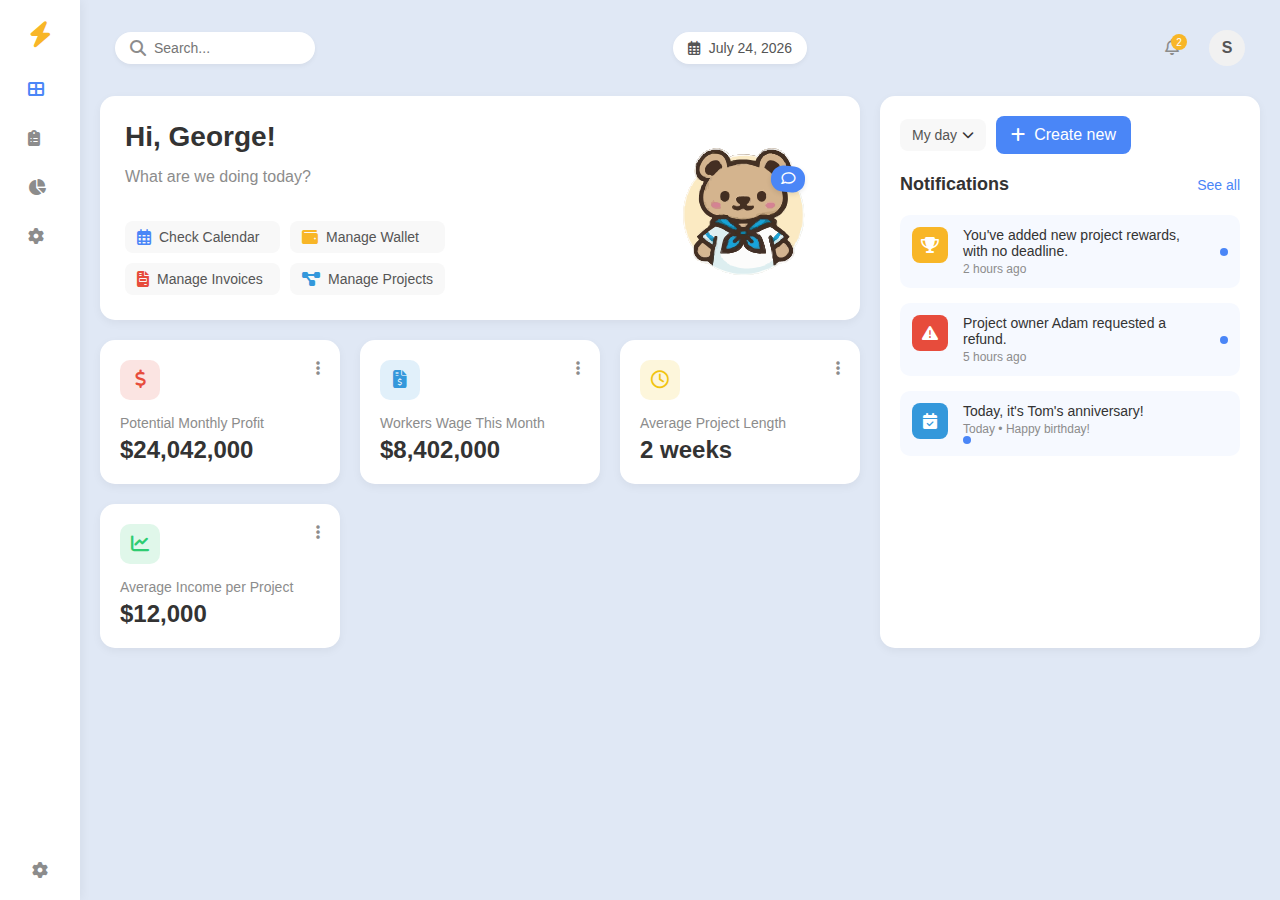
<file: index.html>
<!DOCTYPE html>
<html lang="en">

<head>
    <meta charset="UTF-8">
    <meta name="viewport" content="width=device-width, initial-scale=1.0">
    <title>Project Management Dashboard</title>
    <link rel="stylesheet" href="https://cdnjs.cloudflare.com/ajax/libs/font-awesome/6.4.0/css/all.min.css">
    <style>
        /* Reset and Base Styles */
        * {
            margin: 0;
            padding: 0;
            box-sizing: border-box;
            font-family: 'Segoe UI', Tahoma, Geneva, Verdana, sans-serif;
        }

        body {
            background-color: #e0e8f5;
            color: #333;
            min-height: 100vh;
            display: flex;
        }

        /* Sidebar Styles */
        .sidebar {
            width: 80px;
            background-color: white;
            display: flex;
            flex-direction: column;
            align-items: center;
            padding: 20px 0;
            box-shadow: 2px 0 10px rgba(0, 0, 0, 0.05);
            position: relative;
            z-index: 10;
        }

        .logo {
            color: #f8b627;
            font-size: 26px;
            margin-bottom: 30px;
        }

        .nav-icons {
            display: flex;
            flex-direction: column;
            gap: 25px;
            align-items: center;
        }

        .nav-icon {
            height: 24px;
            width: 24px;
            color: #8c8c8c;
            cursor: pointer;
            transition: color 0.3s;
        }

        .nav-icon.active {
            color: #4a86f7;
        }

        .nav-icon:hover {
            color: #4a86f7;
        }

        .settings-icon {
            margin-top: auto;
            color: #8c8c8c;
            cursor: pointer;
        }

        /* Main Content Area */
        .main-container {
            flex: 1;
            display: flex;
            flex-direction: column;
            padding: 20px;
            overflow-y: auto;
        }

        /* Header */
        .header {
            display: flex;
            justify-content: space-between;
            align-items: center;
            margin-bottom: 20px;
            padding: 10px 15px;
        }

        .search-bar {
            background-color: white;
            border-radius: 20px;
            padding: 8px 15px;
            width: 200px;
            display: flex;
            align-items: center;
            box-shadow: 0 2px 5px rgba(0, 0, 0, 0.05);
        }

        .search-bar input {
            border: none;
            background: transparent;
            outline: none;
            width: 100%;
            padding-left: 8px;
            font-size: 14px;
        }

        .date-display {
            background-color: white;
            border-radius: 20px;
            padding: 8px 15px;
            font-size: 14px;
            color: #555;
            box-shadow: 0 2px 5px rgba(0, 0, 0, 0.05);
        }

        .user-profile {
            display: flex;
            align-items: center;
            gap: 10px;
        }

        .notification-bell {
            color: #8c8c8c;
            position: relative;
            margin-right: 20px;
            cursor: pointer;
        }

        .notification-count {
            position: absolute;
            top: -5px;
            right: -8px;
            background-color: #f8b627;
            color: white;
            border-radius: 50%;
            width: 16px;
            height: 16px;
            font-size: 10px;
            display: flex;
            align-items: center;
            justify-content: center;
        }

        .profile-pic {
            width: 36px;
            height: 36px;
            border-radius: 50%;
            background-color: #f1f1f1;
            display: flex;
            align-items: center;
            justify-content: center;
            color: #555;
            font-weight: bold;
            cursor: pointer;
        }

        /* Content Grid */
        .content-grid {
            display: grid;
            grid-template-columns: 2fr 1fr;
            grid-gap: 20px;
        }

        /* Welcome Card */
        .welcome-card {
            background-color: white;
            border-radius: 15px;
            padding: 25px;
            margin-bottom: 20px;
            box-shadow: 0 3px 10px rgba(0, 0, 0, 0.05);
            display: flex;
            align-items: center;
            justify-content: space-between;
        }

        .welcome-text {
            display: flex;
            flex-direction: column;
            gap: 15px;
        }

        .welcome-text h2 {
            font-size: 28px;
            color: #333;
        }

        .welcome-text p {
            color: #8c8c8c;
            margin-bottom: 20px;
        }

        .action-buttons {
            display: grid;
            grid-template-columns: repeat(2, 1fr);
            grid-gap: 10px;
        }

        .action-button {
            display: flex;
            align-items: center;
            gap: 8px;
            font-size: 14px;
            color: #555;
            background-color: #f8f8f8;
            padding: 8px 12px;
            border-radius: 8px;
            cursor: pointer;
            transition: background-color 0.3s;
        }

        .action-button:hover {
            background-color: #f0f0f0;
        }

        .action-button i {
            font-size: 16px;
        }

        .calendar-icon {
            color: #4a86f7;
        }

        .wallet-icon {
            color: #f8b627;
        }

        .invoices-icon {
            color: #e74c3c;
        }

        .projects-icon {
            color: #3498db;
        }

        .welcome-image {
            max-width: 180px;
            position: relative;
        }

        .welcome-image img {
            width: 100%;
        }

        .speech-bubble {
            position: absolute;
            top: 30px;
            right: 30px;
            background-color: #4a86f7;
            color: white;
            padding: 5px 10px;
            border-radius: 12px;
            font-size: 14px;
            box-shadow: 0 2px 5px rgba(0, 0, 0, 0.1);
            transform: rotate(5deg);
        }

        /* Notification Panel */
        .notification-panel {
            background-color: white;
            border-radius: 15px;
            padding: 20px;
            box-shadow: 0 3px 10px rgba(0, 0, 0, 0.05);
            height: 100%;
        }

        .panel-header {
            display: flex;
            justify-content: space-between;
            align-items: center;
            margin-bottom: 20px;
        }

        .panel-header h3 {
            font-size: 18px;
            color: #333;
        }

        .see-all {
            color: #4a86f7;
            font-size: 14px;
            cursor: pointer;
        }

        .notification-list {
            display: flex;
            flex-direction: column;
            gap: 15px;
        }

        .notification-item {
            display: flex;
            gap: 15px;
            padding: 12px;
            border-radius: 10px;
            background-color: rgba(74, 134, 247, 0.05);
            cursor: pointer;
            transition: background-color 0.3s;
        }

        .notification-item:hover {
            background-color: rgba(74, 134, 247, 0.08);
        }

        .notification-icon {
            width: 36px;
            height: 36px;
            border-radius: 8px;
            display: flex;
            align-items: center;
            justify-content: center;
            color: white;
        }

        .notification-yellow {
            background-color: #f8b627;
        }

        .notification-red {
            background-color: #e74c3c;
        }

        .notification-blue {
            background-color: #3498db;
        }

        .notification-content {
            flex: 1;
        }

        .notification-content p {
            font-size: 14px;
            margin-bottom: 3px;
        }

        .notification-meta {
            font-size: 12px;
            color: #8c8c8c;
        }

        .notification-dot {
            display: flex;
            align-items: center;
        }

        .dot {
            width: 8px;
            height: 8px;
            border-radius: 50%;
            background-color: #4a86f7;
        }

        /* Stats Cards Grid */
        .stats-grid {
            display: grid;
            grid-template-columns: repeat(auto-fill, minmax(220px, 1fr));
            grid-gap: 20px;
            margin-top: 20px;
        }

        .stat-card {
            background-color: white;
            border-radius: 15px;
            padding: 20px;
            box-shadow: 0 3px 10px rgba(0, 0, 0, 0.05);
            position: relative;
        }

        .stat-header {
            display: flex;
            justify-content: space-between;
            align-items: flex-start;
            margin-bottom: 15px;
        }

        .stat-icon {
            width: 40px;
            height: 40px;
            border-radius: 10px;
            display: flex;
            align-items: center;
            justify-content: center;
            color: white;
            font-size: 18px;
        }

        .profit-icon {
            background-color: rgba(231, 76, 60, 0.15);
            color: #e74c3c;
        }

        .wages-icon {
            background-color: rgba(52, 152, 219, 0.15);
            color: #3498db;
        }

        .duration-icon {
            background-color: rgba(241, 196, 15, 0.15);
            color: #f1c40f;
        }

        .income-icon {
            background-color: rgba(46, 204, 113, 0.15);
            color: #2ecc71;
        }

        .more-options {
            color: #8c8c8c;
            cursor: pointer;
        }

        .stat-title {
            color: #8c8c8c;
            font-size: 14px;
            margin-bottom: 5px;
        }

        .stat-value {
            font-size: 24px;
            font-weight: bold;
            color: #333;
        }

        /* Create Button */
        .create-button {
            background-color: #4a86f7;
            color: white;
            border: none;
            border-radius: 8px;
            padding: 10px 15px;
            display: flex;
            align-items: center;
            gap: 8px;
            cursor: pointer;
            transition: background-color 0.3s;
            font-weight: 500;
        }

        .create-button:hover {
            background-color: #3a76e7;
        }

        /* My Day Dropdown */
        .my-day-dropdown {
            display: flex;
            align-items: center;
            gap: 5px;
            background-color: #f8f8f8;
            border-radius: 8px;
            padding: 8px 12px;
            cursor: pointer;
        }

        .my-day-dropdown span {
            font-size: 14px;
            color: #555;
        }

        /* Responsive Design */
        @media (max-width: 1100px) {
            .content-grid {
                grid-template-columns: 1fr;
            }
        }

        @media (max-width: 768px) {
            .sidebar {
                width: 60px;
            }

            .welcome-card {
                flex-direction: column;
                text-align: center;
            }

            .welcome-text {
                align-items: center;
                margin-bottom: 20px;
            }

            .action-buttons {
                grid-template-columns: 1fr;
            }

            .stats-grid {
                grid-template-columns: 1fr;
            }
        }
    </style>
</head>

<body>
    <!-- Sidebar -->
    <aside class="sidebar">
        <div class="logo">
            <i class="fas fa-bolt"></i>
        </div>
        <div class="nav-icons">
            <div class="nav-icon active">
                <i class="fas fa-th-large"></i>
            </div>
            <div class="nav-icon">
                <i class="fas fa-clipboard-list"></i>
            </div>
            <div class="nav-icon">
                <i class="fas fa-chart-pie"></i>
            </div>
            <div class="nav-icon">
                <i class="fas fa-cog"></i>
            </div>
        </div>
        <div class="settings-icon">
            <i class="fas fa-cog"></i>
        </div>
    </aside>

    <!-- Main Content Area -->
    <main class="main-container">
        <!-- Header -->
        <header class="header">
            <div class="search-bar">
                <i class="fas fa-search" style="color: #8c8c8c;"></i>
                <input type="text" placeholder="Search...">
            </div>

            <div class="date-display">
                <i class="far fa-calendar-alt" style="margin-right: 5px;"></i>
                <span id="current-date">3 August, 2023</span>
            </div>

            <div class="user-profile">
                <div class="notification-bell">
                    <i class="far fa-bell"></i>
                    <div class="notification-count">2</div>
                </div>
                <div class="profile-pic">
                    <span>S</span>
                </div>
            </div>
        </header>

        <!-- Content Area -->
        <div class="content-grid">
            <div class="main-content">
                <!-- Welcome Card -->
                <div class="welcome-card">
                    <div class="welcome-text">
                        <h2>Hi, George!</h2>
                        <p>What are we doing today?</p>
                        <div class="action-buttons">
                            <div class="action-button">
                                <i class="far fa-calendar-alt calendar-icon"></i>
                                <span>Check Calendar</span>
                            </div>
                            <div class="action-button">
                                <i class="fas fa-wallet wallet-icon"></i>
                                <span>Manage Wallet</span>
                            </div>
                            <div class="action-button">
                                <i class="fas fa-file-invoice invoices-icon"></i>
                                <span>Manage Invoices</span>
                            </div>
                            <div class="action-button">
                                <i class="fas fa-project-diagram projects-icon"></i>
                                <span>Manage Projects</span>
                            </div>
                        </div>
                    </div>
                    <div class="welcome-image">
                        <img src="./images/Sailor Bear Mascot Cartoon Logo Logo Template (1).svg" alt="Cute bear mascot">
                        <div class="speech-bubble">
                            <i class="far fa-comment"></i>
                        </div>
                    </div>
                </div>

                <!-- Stats Cards -->
                <div class="stats-grid">
                    <div class="stat-card">
                        <div class="stat-header">
                            <div class="stat-icon profit-icon">
                                <i class="fas fa-dollar-sign"></i>
                            </div>
                            <div class="more-options">
                                <i class="fas fa-ellipsis-v"></i>
                            </div>
                        </div>
                        <div class="stat-title">Potential Monthly Profit</div>
                        <div class="stat-value">$24,042,000</div>
                    </div>

                    <div class="stat-card">
                        <div class="stat-header">
                            <div class="stat-icon wages-icon">
                                <i class="fas fa-file-invoice-dollar"></i>
                            </div>
                            <div class="more-options">
                                <i class="fas fa-ellipsis-v"></i>
                            </div>
                        </div>
                        <div class="stat-title">Workers Wage This Month</div>
                        <div class="stat-value">$8,402,000</div>
                    </div>

                    <div class="stat-card">
                        <div class="stat-header">
                            <div class="stat-icon duration-icon">
                                <i class="far fa-clock"></i>
                            </div>
                            <div class="more-options">
                                <i class="fas fa-ellipsis-v"></i>
                            </div>
                        </div>
                        <div class="stat-title">Average Project Length</div>
                        <div class="stat-value">2 weeks</div>
                    </div>

                    <div class="stat-card">
                        <div class="stat-header">
                            <div class="stat-icon income-icon">
                                <i class="fas fa-chart-line"></i>
                            </div>
                            <div class="more-options">
                                <i class="fas fa-ellipsis-v"></i>
                            </div>
                        </div>
                        <div class="stat-title">Average Income per Project</div>
                        <div class="stat-value">$12,000</div>
                    </div>
                </div>
            </div>

            <!-- Notification Panel -->
            <div class="notification-panel">
                <div class="panel-header">
                    <div style="display: flex; align-items: center; gap: 10px;">
                        <div class="my-day-dropdown">
                            <span>My day</span>
                            <i class="fas fa-chevron-down" style="font-size: 12px;"></i>
                        </div>
                        <div class="create-button">
                            <i class="fas fa-plus"></i>
                            Create new
                        </div>
                    </div>
                </div>

                <div class="panel-header">
                    <h3>Notifications</h3>
                    <span class="see-all">See all</span>
                </div>

                <div class="notification-list">
                    <div class="notification-item">
                        <div class="notification-icon notification-yellow">
                            <i class="fas fa-trophy"></i>
                        </div>
                        <div class="notification-content">
                            <p>You've added new project rewards, with no deadline.</p>
                            <div class="notification-meta">2 hours ago</div>
                        </div>
                        <div class="notification-dot">
                            <div class="dot"></div>
                        </div>
                    </div>

                    <div class="notification-item">
                        <div class="notification-icon notification-red">
                            <i class="fas fa-exclamation-triangle"></i>
                        </div>
                        <div class="notification-content">
                            <p>Project owner Adam requested a refund.</p>
                            <div class="notification-meta">5 hours ago</div>
                        </div>
                        <div class="notification-dot">
                            <div class="dot"></div>
                        </div>
                    </div>

                    <div class="notification-item">
                        <div class="notification-icon notification-blue">
                            <i class="fas fa-calendar-check"></i>
                        </div>
                        <div class="notification-content">
                            <p>Today, it's Tom's anniversary!</p>
                            <div class="notification-meta">Today • Happy birthday!</div>
                            <div class="notification-dot">
                                <div class="dot"></div>
                            </div>
                        </div>
                    </div>
                </div>
            </div>
    </main>
    
    <script src="https://code.jquery.com/jquery-3.6.0.min.js"></script>
    <script>
        document.addEventListener('DOMContentLoaded', function () {
            // Display current date in the element with id "current-date"
            const options = { year: 'numeric', month: 'long', day: 'numeric' };
            const today = new Date();
            const currentDateElem = document.getElementById('current-date');
            if (currentDateElem) {
                currentDateElem.textContent = today.toLocaleDateString('en-US', options);
            }

            // Make navigation icons interactive:
            const navIcons = document.querySelectorAll('.nav-icon');
            navIcons.forEach(icon => {
                icon.addEventListener('click', function () {
                    navIcons.forEach(i => i.classList.remove('active'));
                    this.classList.add('active');
                });
            });

            // Notification items interactivity:
            const notificationItems = document.querySelectorAll('.notification-item');
            notificationItems.forEach(item => {
                item.addEventListener('click', function () {
                    const dot = this.querySelector('.dot');
                    if (dot) {
                        dot.style.display = 'none';
                    }
                });
            });

            // Make action buttons interactive:
            const actionButtons = document.querySelectorAll('.action-button');
            actionButtons.forEach(button => {
                button.addEventListener('click', function () {
                    const btnText = this.querySelector('span').textContent;
                    alert(`You clicked: ${btnText}`);
                });
            });

            // Modal Creation and Handling
            // function createModal() {
            //     // Check if modal already exists
            //     if (document.getElementById('modal')) return;

            //     // Create modal container
            //     const modal = document.createElement('div');
            //     modal.id = 'modal';
            //     modal.style.position = 'fixed';
            //     modal.style.top = '0';
            //     modal.style.left = '0';
            //     modal.style.width = '100%';
            //     modal.style.height = '100%';
            //     modal.style.backgroundColor = 'rgba(0, 0, 0, 0.5)';
            //     modal.style.display = 'flex';
            //     modal.style.justifyContent = 'center';
            //     modal.style.alignItems = 'center';
            //     modal.style.zIndex = '1000';

            //     // Create modal content container
            //     const modalContent = document.createElement('div');
            //     modalContent.style.backgroundColor = 'white';
            //     modalContent.style.padding = '20px';
            //     modalContent.style.borderRadius = '8px';
            //     modalContent.style.width = '80%';
            //     modalContent.style.maxWidth = '400px';
            //     modalContent.style.position = 'relative';

            //     // Create close button
            //     const closeButton = document.createElement('span');
            //     closeButton.innerHTML = '&times;';
            //     closeButton.style.position = 'absolute';
            //     closeButton.style.top = '10px';
            //     closeButton.style.right = '15px';
            //     closeButton.style.fontSize = '24px';
            //     closeButton.style.cursor = 'pointer';
            //     closeButton.addEventListener('click', closeModal);

            //     // Create modal header and content
            //     const header = document.createElement('h2');
            //     header.textContent = 'Create New Task / Project';
            //     header.style.marginBottom = '15px';

            //     const contentText = document.createElement('p');
            //     contentText.textContent = 'Enter details for your new task or project here.';
            //     contentText.style.marginBottom = '15px';

            //     // Example form element (you can expand this based on your needs)
            //     const form = document.createElement('form');
            //     const input = document.createElement('input');
            //     input.type = 'text';
            //     input.placeholder = 'Task/Project Name';
            //     input.style.width = '100%';
            //     input.style.padding = '8px';
            //     input.style.marginBottom = '10px';
            //     input.style.border = '1px solid #ccc';
            //     input.style.borderRadius = '4px';

            //     const submitButton = document.createElement('button');
            //     submitButton.type = 'submit';
            //     submitButton.textContent = 'Create';
            //     submitButton.style.padding = '8px 12px';
            //     submitButton.style.backgroundColor = '#4a86f7';
            //     submitButton.style.color = 'white';
            //     submitButton.style.border = 'none';
            //     submitButton.style.borderRadius = '4px';
            //     submitButton.style.cursor = 'pointer';

            //     form.appendChild(input);
            //     form.appendChild(submitButton);

            //     // Append all elements to modal content
            //     modalContent.appendChild(closeButton);
            //     modalContent.appendChild(header);
            //     modalContent.appendChild(contentText);
            //     modalContent.appendChild(form);

            //     // Append modal content to modal container
            //     modal.appendChild(modalContent);
            //     // Append modal container to body
            //     document.body.appendChild(modal);

            //     // Close modal when clicking outside of modal content
            //     modal.addEventListener('click', function(e) {
            //         if (e.target === modal) {
            //             closeModal();
            //         }
            //     });
            // }
            class ModalCreator {
                /**
                 * Create a modal based on a configuration object.
                 * @param {Object} config - Configuration for the modal.
                 * @param {string} config.modalId - An ID for the modal container.
                 * @param {string} config.title - Title of the modal.
                 * @param {Array<Object>} config.fields - An array of field config objects.
                 *        Each field object can have:
                 *          - label: The label text for the field.
                 *          - type: The type of field ("text", "number", "email", "password", "textarea", "select", "datalist", etc.).
                 *          - placeholder: Placeholder text (if applicable).
                 *          - name: The name attribute for the field.
                 *          - options: (for select) an array of options (each option can be a string or an object with 'value' and 'text').
                 *          - dataList: (for inputs with datalist) an array of items for the datalist.
                 * @param {Function} config.onSubmit - Callback function when form is submitted.
                 */
                constructor(config) {
                    this.config = config;
                    this.modalId = config.modalId || 'modal';
                    this.createModal();
                }

                createModal() {
                    // Create modal container if not already present
                    if (document.getElementById(this.modalId)) {
                        this.modal = document.getElementById(this.modalId);
                        return;
                    }
                    this.modal = document.createElement('div');
                    this.modal.id = this.modalId;
                    Object.assign(this.modal.style, {
                        position: 'fixed',
                        top: '0',
                        left: '0',
                        width: '100%',
                        height: '100%',
                        backgroundColor: 'rgba(0, 0, 0, 0.5)',
                        display: 'none',
                        justifyContent: 'center',
                        alignItems: 'center',
                        zIndex: '1000'
                    });

                    // Create modal content container
                    const modalContent = document.createElement('div');
                    Object.assign(modalContent.style, {
                        backgroundColor: 'white',
                        padding: '20px',
                        borderRadius: '8px',
                        width: '90%',
                        maxWidth: '500px',
                        position: 'relative',
                        boxSizing: 'border-box'
                    });

                    // Create close button
                    const closeButton = document.createElement('span');
                    closeButton.innerHTML = '&times;';
                    Object.assign(closeButton.style, {
                        position: 'absolute',
                        top: '10px',
                        right: '15px',
                        fontSize: '24px',
                        cursor: 'pointer'
                    });
                    closeButton.addEventListener('click', () => this.close());
                    modalContent.appendChild(closeButton);

                    // Modal header
                    const header = document.createElement('h2');
                    header.textContent = this.config.title || 'Modal Title';
                    header.style.marginBottom = '15px';
                    modalContent.appendChild(header);

                    // Create form container
                    const form = document.createElement('form');
                    form.addEventListener('submit', e => {
                        e.preventDefault();
                        if (typeof this.config.onSubmit === 'function') {
                            // Gather form data into an object
                            const formData = {};
                            this.config.fields.forEach(field => {
                                if (field.name) {
                                    const input = form.querySelector(`[name="${field.name}"]`);
                                    if (input) {
                                        formData[field.name] = input.value;
                                    }
                                }
                            });
                            this.config.onSubmit(formData);
                        }
                        this.close();
                    });

                    // Create input elements based on fields config
                    this.config.fields.forEach((field, index) => {
                        const fieldWrapper = document.createElement('div');
                        fieldWrapper.style.marginBottom = '15px';

                        // Optional label
                        if (field.label) {
                            const label = document.createElement('label');
                            label.textContent = field.label;
                            label.style.display = 'block';
                            label.style.marginBottom = '5px';
                            fieldWrapper.appendChild(label);
                        }

                        let inputElement;
                        switch (field.type) {
                            case 'textarea':
                                inputElement = document.createElement('textarea');
                                break;
                            case 'select':
                                inputElement = document.createElement('select');
                                if (Array.isArray(field.options)) {
                                    field.options.forEach(optionItem => {
                                        const option = document.createElement('option');
                                        if (typeof optionItem === 'object') {
                                            option.value = optionItem.value;
                                            option.textContent = optionItem.text;
                                        } else {
                                            option.value = optionItem;
                                            option.textContent = optionItem;
                                        }
                                        inputElement.appendChild(option);
                                    });
                                }
                                break;
                            case 'datalist': {
                                // For datalist, create an input and associated datalist element.
                                inputElement = document.createElement('input');
                                inputElement.type = 'text';
                                const dataListId = `${this.modalId}-datalist-${index}`;
                                inputElement.setAttribute('list', dataListId);
                                const dataList = document.createElement('datalist');
                                dataList.id = dataListId;
                                if (Array.isArray(field.dataList)) {
                                    field.dataList.forEach(item => {
                                        const option = document.createElement('option');
                                        option.value = item;
                                        dataList.appendChild(option);
                                    });
                                }
                                fieldWrapper.appendChild(dataList);
                                break;
                            }
                            default:
                                // default to input element using the specified type (text, number, email, etc.)
                                inputElement = document.createElement('input');
                                inputElement.type = field.type || 'text';
                        }

                        // Set common attributes if provided
                        if (field.placeholder) {
                            inputElement.placeholder = field.placeholder;
                        }
                        if (field.name) {
                            inputElement.name = field.name;
                        }
                        inputElement.style.width = '100%';
                        inputElement.style.padding = '8px';
                        inputElement.style.border = '1px solid #ccc';
                        inputElement.style.borderRadius = '4px';
                        inputElement.style.boxSizing = 'border-box';

                        fieldWrapper.appendChild(inputElement);
                        form.appendChild(fieldWrapper);
                    });

                    // Create submit button
                    const submitButton = document.createElement('button');
                    submitButton.type = 'submit';
                    submitButton.textContent = 'Submit';
                    Object.assign(submitButton.style, {
                        padding: '10px 15px',
                        backgroundColor: '#4a86f7',
                        color: 'white',
                        border: 'none',
                        borderRadius: '4px',
                        cursor: 'pointer'
                    });
                    form.appendChild(submitButton);

                    modalContent.appendChild(form);
                    this.modal.appendChild(modalContent);
                    document.body.appendChild(this.modal);

                    // Close modal when clicking outside the content
                    this.modal.addEventListener('click', e => {
                        if (e.target === this.modal) {
                            this.close();
                        }
                    });
                }

                open() {
                    this.modal.style.display = 'flex';
                }

                close() {
                    this.modal.style.display = 'none';
                }
            }

            /* 
              Example usage:
            
              Create a configuration object for the modal.
              You can choose to have text inputs, a select dropdown, and an input with a datalist.
            */
            // Example configuration for the modal
            const modalConfig = {
                modalId: 'customModal', // Unique identifier for the modal
                title: 'Create New Task',
                fields: [
                    { label: 'Task Name', type: 'text', placeholder: 'Enter task name', name: 'taskName' },
                    { label: 'Due Date', type: 'date', name: 'dueDate' },
                    {
                        label: 'Priority',
                        type: 'select',
                        name: 'priority',
                        options: [
                            { value: 'low', text: 'Low' },
                            { value: 'medium', text: 'Medium' },
                            { value: 'high', text: 'High' }
                        ]
                    },
                    { label: 'Notes', type: 'textarea', placeholder: 'Additional notes', name: 'notes' }
                ],
                onSubmit: (formData) => {
                    console.log('New task submitted:', formData);
                    // Here you can handle the submitted data as needed.
                }
            };

            // Instantiate the modal using the configuration
            const createNewModal = new ModalCreator(modalConfig);

            // Attach the modal to the "Create new" button
            const createButton = document.querySelector('.create-button');
            if (createButton) {
                createButton.addEventListener('click', () => {
                    createNewModal.open();
                });
            }

            // Overwrite create new button functionality to open modal instead of alerting
            // const createButton = document.querySelector('.create-button');
            // if (createButton) {
            //     createButton.addEventListener('click', function () {
            //         openModal();
            //     });
            // }

            // My day dropdown functionality:
            const myDayDropdown = document.querySelector('.my-day-dropdown');
            if (myDayDropdown) {
                myDayDropdown.addEventListener('click', function () {
                    alert('My day dropdown clicked');
                });
            }
        });
    </script>
</body>

</html>
</file>
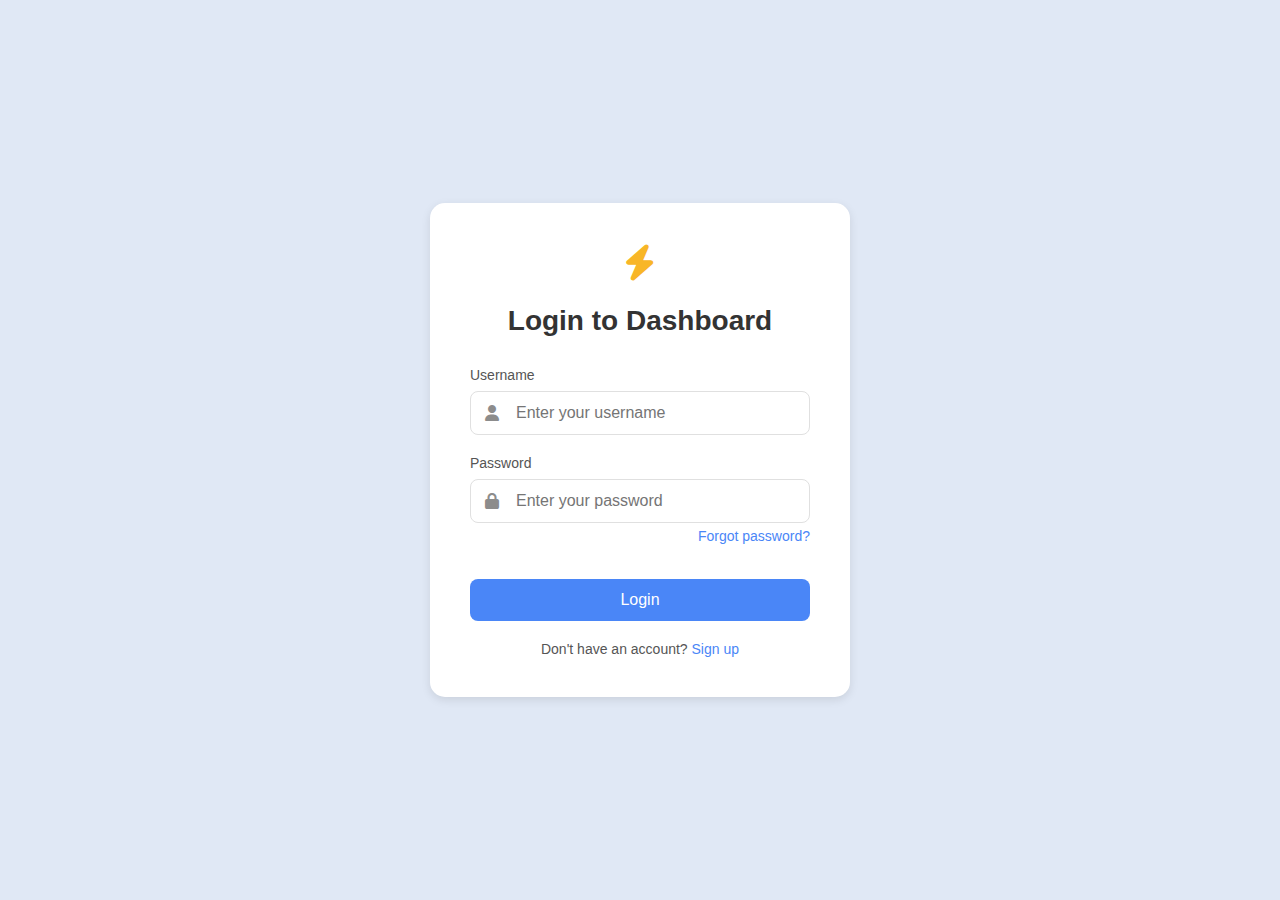
<file: login.html>
<!DOCTYPE html>
<html lang="en">

<head>
    <meta charset="UTF-8">
    <meta name="viewport" content="width=device-width, initial-scale=1.0">
    <title>Login - Project Management Dashboard</title>
    <link rel="stylesheet" href="https://cdnjs.cloudflare.com/ajax/libs/font-awesome/6.4.0/css/all.min.css">
    <style>
        /* Reset and Base Styles */
        * {
            margin: 0;
            padding: 0;
            box-sizing: border-box;
            font-family: 'Segoe UI', Tahoma, Geneva, Verdana, sans-serif;
        }

        body {
            background-color: #e0e8f5;
            color: #333;
            min-height: 100vh;
            display: flex;
            justify-content: center;
            align-items: center;
        }

        /* Login Container */
        .login-container {
            background-color: white;
            border-radius: 15px;
            box-shadow: 0 3px 10px rgba(0, 0, 0, 0.1);
            width: 100%;
            max-width: 420px;
            padding: 40px;
            text-align: center;
        }

        /* Logo */
        .logo {
            color: #f8b627;
            font-size: 36px;
            margin-bottom: 20px;
            display: inline-block;
        }

        /* Heading */
        h1 {
            font-size: 28px;
            color: #333;
            margin-bottom: 30px;
        }

        /* Form Styles */
        .form-group {
            margin-bottom: 20px;
            text-align: left;
        }

        .form-group label {
            display: block;
            margin-bottom: 8px;
            font-size: 14px;
            color: #555;
        }

        .input-with-icon {
            position: relative;
        }

        .input-with-icon i {
            position: absolute;
            left: 15px;
            top: 50%;
            transform: translateY(-50%);
            color: #8c8c8c;
        }

        .form-control {
            width: 100%;
            padding: 12px 15px 12px 45px;
            border: 1px solid #e0e0e0;
            border-radius: 8px;
            font-size: 16px;
            transition: border-color 0.3s;
        }

        .form-control:focus {
            outline: none;
            border-color: #4a86f7;
        }

        /* Links */
        .forgot-password {
            display: block;
            text-align: right;
            font-size: 14px;
            color: #4a86f7;
            text-decoration: none;
            margin-top: 5px;
        }

        .sign-up-link {
            font-size: 14px;
            color: #555;
            margin-top: 20px;
            display: block;
        }

        .sign-up-link a {
            color: #4a86f7;
            text-decoration: none;
            font-weight: 500;
        }

        /* Button */
        .login-btn {
            background-color: #4a86f7;
            color: white;
            border: none;
            border-radius: 8px;
            padding: 12px 20px;
            width: 100%;
            font-size: 16px;
            font-weight: 500;
            cursor: pointer;
            transition: background-color 0.3s;
            margin-top: 15px;
        }

        .login-btn:hover {
            background-color: #3a76e7;
        }

        /* Responsive */
        @media (max-width: 480px) {
            .login-container {
                padding: 30px 20px;
                margin: 0 15px;
            }
        }
    </style>
</head>

<body>
    <div class="login-container">
        <div class="logo">
            <i class="fas fa-bolt"></i>
        </div>
        <h1>Login to Dashboard</h1>
        <form id="loginForm">
            <div class="form-group">
                <label for="username">Username</label>
                <div class="input-with-icon">
                    <i class="fas fa-user"></i>
                    <input type="text" id="username" class="form-control" placeholder="Enter your username" required>
                </div>
            </div>
            <div class="form-group">
                <label for="password">Password</label>
                <div class="input-with-icon">
                    <i class="fas fa-lock"></i>
                    <input type="password" id="password" class="form-control" placeholder="Enter your password" required>
                </div>
                <a href="#" class="forgot-password">Forgot password?</a>
            </div>
            <button type="submit" class="login-btn">Login</button>
        </form>
        <p class="sign-up-link">Don't have an account? <a href="#">Sign up</a></p>
    </div>

    <script>
        document.addEventListener('DOMContentLoaded', function() {
            const loginForm = document.getElementById('loginForm');
            
            loginForm.addEventListener('submit', function(event) {
                event.preventDefault();
                
                const username = document.getElementById('username').value;
                const password = document.getElementById('password').value;
                
                // Simple validation
                if (username && password) {
                    // Show successful login alert
                    alert('Login successful');
                    
                    // You could redirect to the dashboard page here
                    // window.location.href = "dashboard.html";
                } else {
                    alert('Please enter both username and password');
                }
            });
            
            // Handle forgot password link
            const forgotPasswordLink = document.querySelector('.forgot-password');
            forgotPasswordLink.addEventListener('click', function(event) {
                event.preventDefault();
                alert('Forgot password functionality will be implemented here');
            });
            
            // Handle sign up link
            const signUpLink = document.querySelector('.sign-up-link a');
            signUpLink.addEventListener('click', function(event) {
                event.preventDefault();
                alert('Sign up functionality will be implemented here');
            });
        });
    </script>
</body>

</html>
</file>
